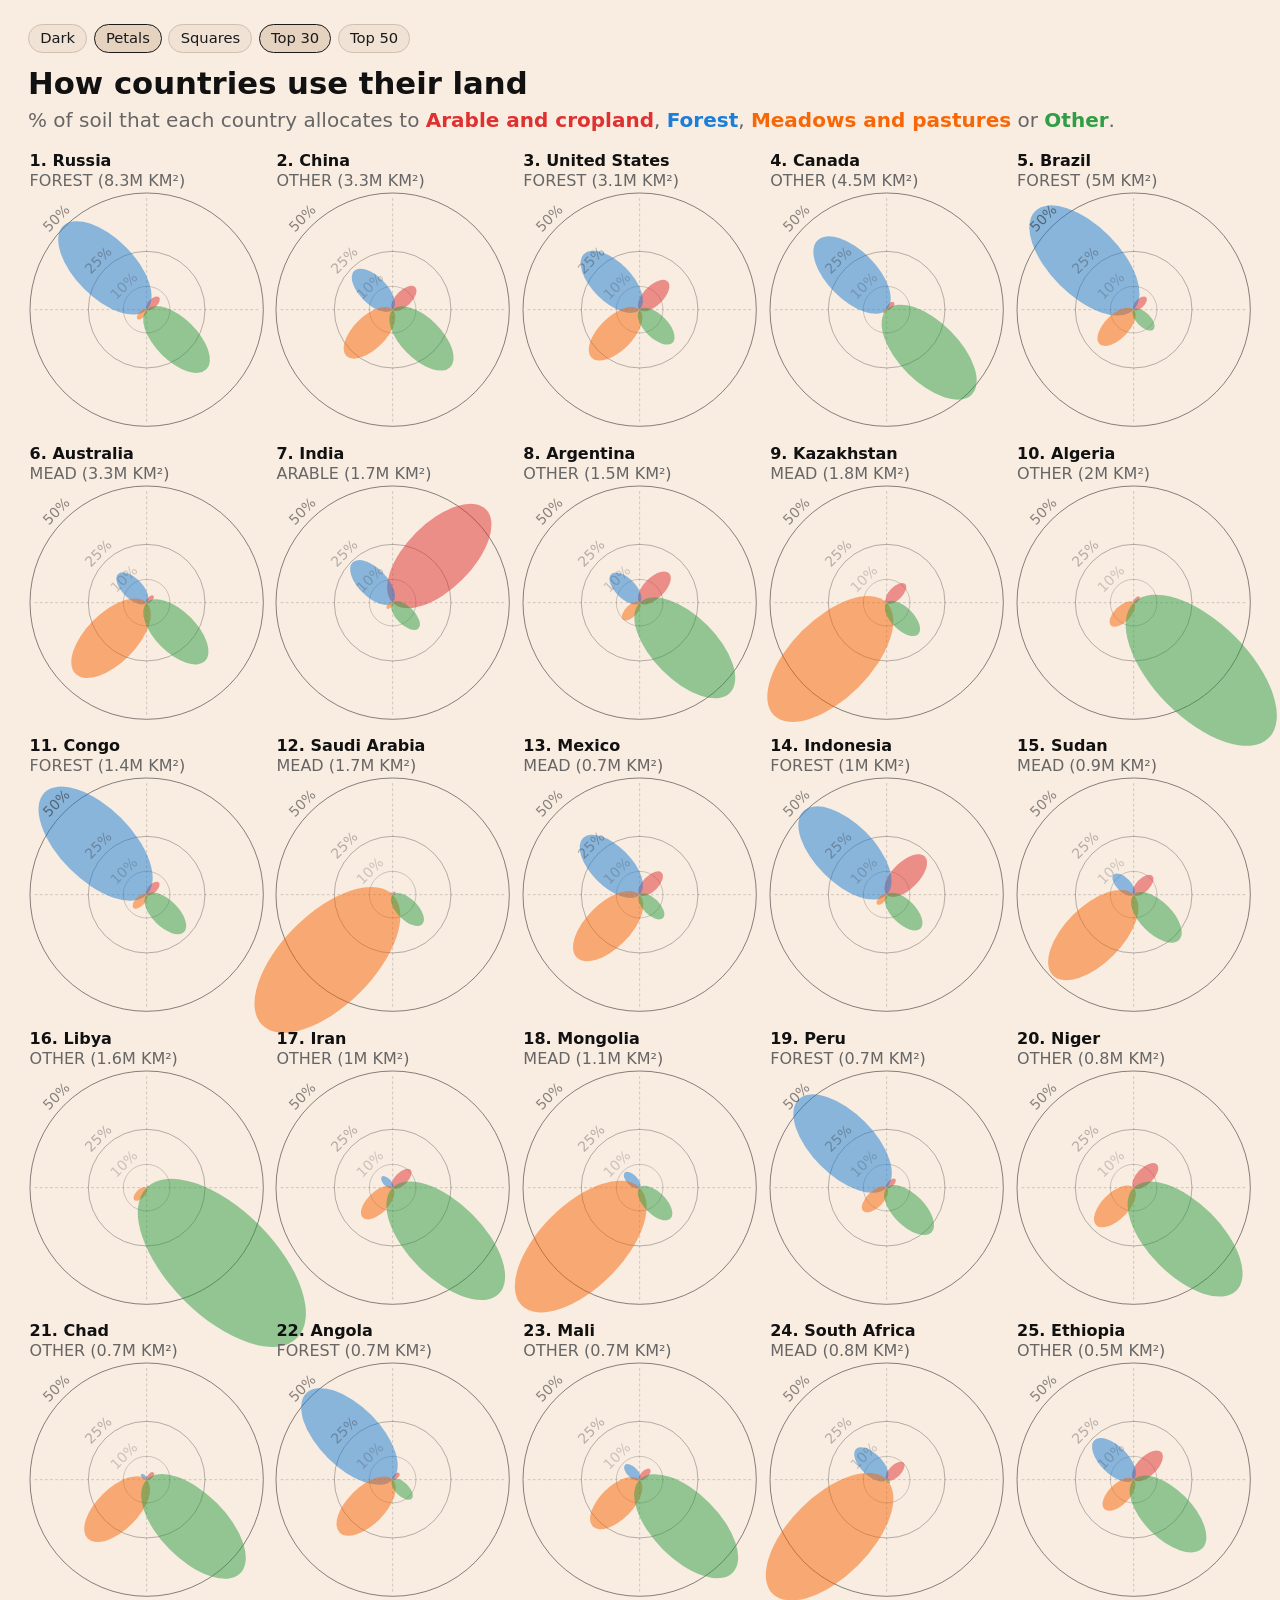
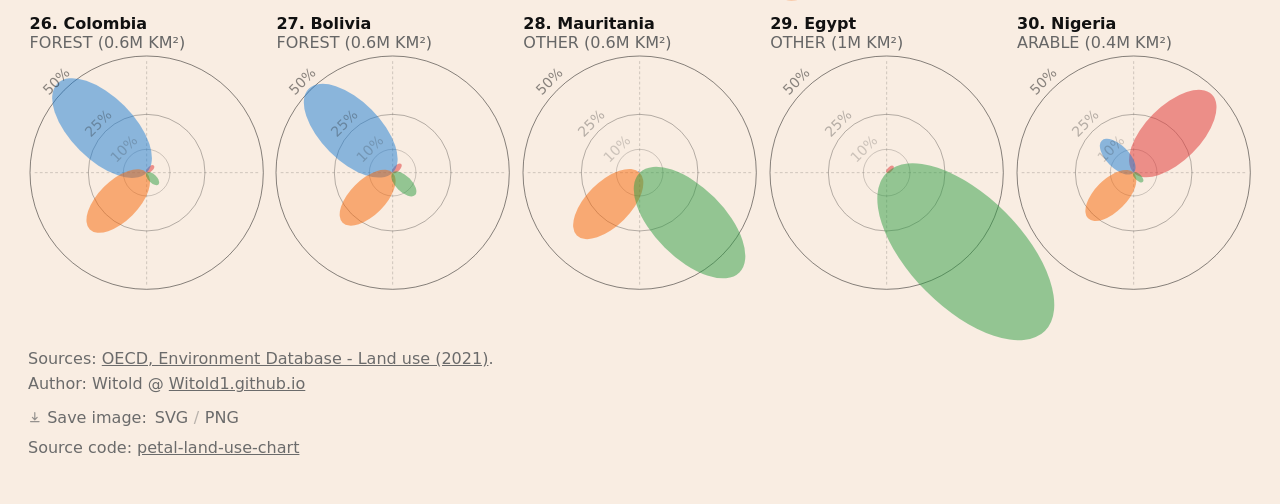
<file: index.html>
<!DOCTYPE html>
<html lang="en">
  <head>
    <meta charset="utf-8" />
    <meta http-equiv="refresh" content="0; url=web/" />
    <title>How countries use their land</title>
    <link rel="canonical" href="web/" />
    <script>
      location.replace("web/");
    </script>
  </head>
  <body>
    <p><a href="web/">Open the chart</a></p>
  </body>
</html>
</file>
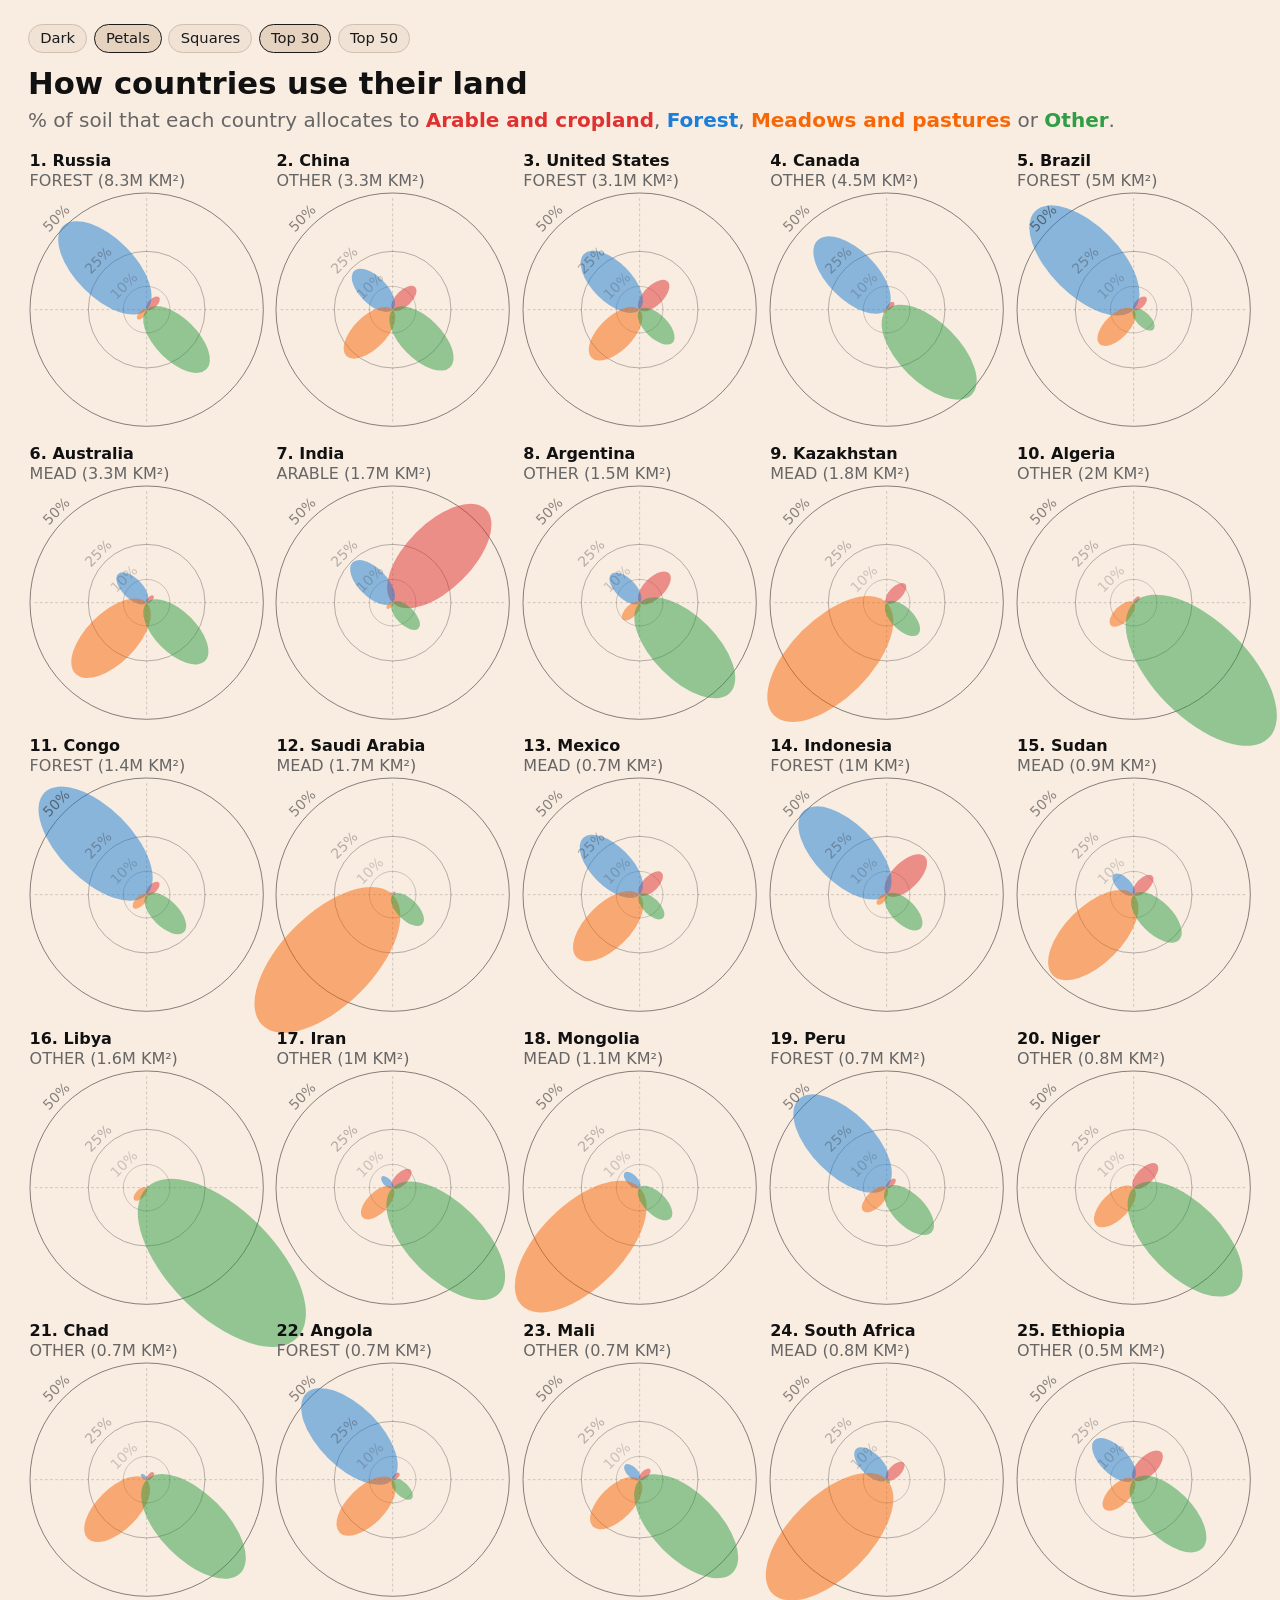
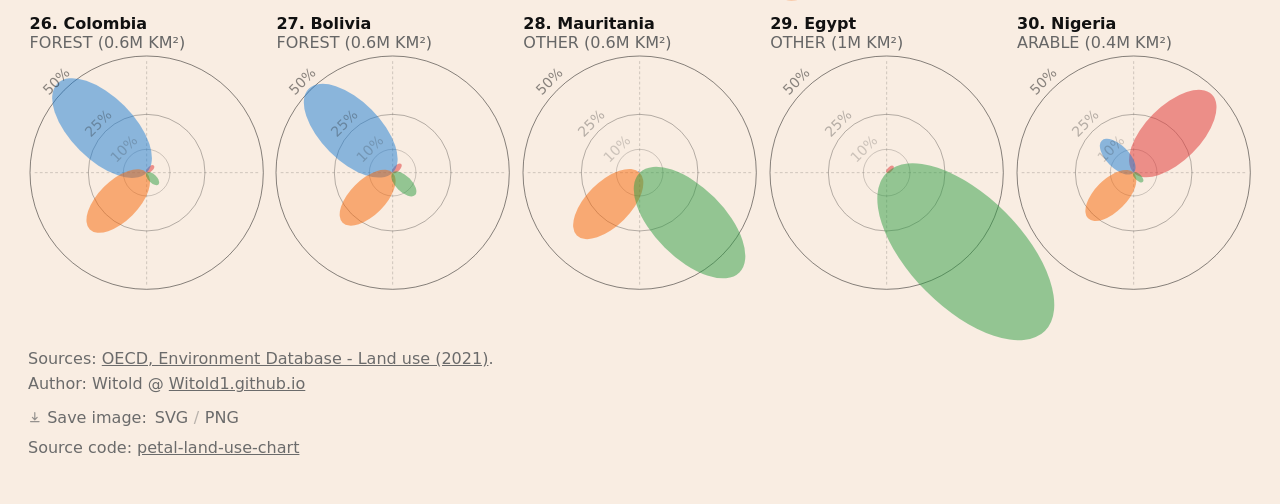
<file: web/index.html>
<!DOCTYPE html>
<html lang="en" data-theme="light">
  <head>
    <meta charset="utf-8" />
    <meta name="viewport" content="width=device-width, initial-scale=1" />
    <title>How countries use their land</title>
    <script
      src="https://witold1.github.io/witold1-blog-telemetry/v1/telemetry.min.js"
      defer
    ></script>
    <link rel="stylesheet" href="./css/tokens.css" />
    <link rel="stylesheet" href="./css/layout.css" />
    <link rel="stylesheet" href="./css/export.css" />
  </head>
  <body>
    <div class="page">
      <header class="top">
        <div class="controls">
          <button type="button" class="chip" id="theme-toggle" aria-pressed="false">
            Dark
          </button>
          <div id="shape-controls" role="group" aria-label="Glyph shape">
            <button type="button" class="chip is-active" data-shape="petal" aria-pressed="true">
              Petals
            </button>
            <button type="button" class="chip" data-shape="square" aria-pressed="false">
              Squares
            </button>
          </div>
          <div id="preset-controls" role="group" aria-label="Country count"></div>
        </div>
        <div class="title-block">
          <h1 id="chart-title">How countries use their land</h1>
          <p id="chart-subtitle" class="subtitle">
            % of soil that each country allocates to
            <button type="button" class="cat-filter" data-cat="ARABLE" aria-pressed="false">Arable and cropland</button>,
            <button type="button" class="cat-filter" data-cat="FOREST" aria-pressed="false">Forest</button>,
            <button type="button" class="cat-filter" data-cat="MEAD" aria-pressed="false">Meadows and pastures</button>
            or
            <button type="button" class="cat-filter" data-cat="OTHER" aria-pressed="false">Other</button>.
          </p>
        </div>
      </header>

      <p id="error" hidden></p>

      <div class="chart-scroll">
        <div
          id="chart"
          class="petal-grid"
          role="img"
          aria-label="Petal small-multiple chart of land use by country"
        ></div>
      </div>
      <p id="readout" aria-live="polite"></p>

      <footer class="caption">
        <div class="sources" id="sources">
          Sources:
          <a
            href="https://data-explorer.oecd.org/vis?lc=en&df[ds]=DisseminateFinalDMZ&df[id]=DSD_LAND_USE@DF_LAND_USE&df[ag]=OECD.ENV.EPI"
            rel="noopener"
            >OECD, Environment Database - Land use (2021)</a
          >.
        </div>
        <div id="author-line">
          Author: Witold @
          <a href="https://witold1.github.io">Witold1.github.io</a>
        </div>
      </footer>
    </div>
    <div id="tooltip" hidden></div>
    <script type="module" src="./js/app.js"></script>
  </body>
</html>
</file>
<file: web/css/tokens.css>
:root,
:root[data-theme="light"] {
  --face: #f9ede2;
  --tick: #1a1a1a;
  --grid: #000000;
  --title: #111111;
  --caption: #6b6b6b;
  --muted: #666666;
  --chip: #f0e2d4;
  --chip-on: #e5d3c0;
  --stroke: #d2c0ae;
  --error: #b33;
  --tip-bg: #fff8f1;
  --tip-border: #d2c0ae;
  --petal-arable: #e03131;
  --petal-forest: #1c7ed6;
  --petal-mead: #f76707;
  --petal-other: #2f9e44;
  --petal-alpha: 0.5;
  --cell-hover: rgba(0, 0, 0, 0.04);
}

:root[data-theme="dark"] {
  --face: #2f2f2f;
  --tick: #f2f2f2;
  --grid: #ffffff;
  --title: #ffffff;
  --caption: #d0d0d0;
  --muted: #c8c8c8;
  --chip: #454545;
  --chip-on: #3a3a3a;
  --stroke: #6a6a6a;
  --error: #ffc9c9;
  --tip-bg: #3a3a3a;
  --tip-border: #6a6a6a;
  --petal-arable: #ff6b6b;
  --petal-forest: #74c0fc;
  --petal-mead: #ffa94d;
  --petal-other: #69db7c;
  --petal-alpha: 0.55;
  --cell-hover: rgba(255, 255, 255, 0.06);
}
</file>
<file: web/css/layout.css>
*,
*::before,
*::after {
  box-sizing: border-box;
}

html,
body {
  margin: 0;
  min-height: 100%;
  background: var(--face);
  color: var(--tick);
}

body {
  font-family: "Segoe UI", system-ui, sans-serif;
  font-size: 1.125rem;
  line-height: 1.45;
  padding: 1.5rem 1.75rem 2.75rem;
}

.page {
  width: 100%;
  max-width: none;
}

.top {
  display: flex;
  flex-direction: column;
  align-items: stretch;
  gap: 0.85rem;
  margin-bottom: 0.85rem;
}

.controls {
  display: flex;
  flex-wrap: wrap;
  gap: 0.4rem;
  align-items: center;
  max-width: 100%;
}

#preset-controls,
#shape-controls {
  display: flex;
  flex-wrap: wrap;
  gap: 0.4rem;
}

.chip {
  appearance: none;
  margin: 0;
  padding: 0.28rem 0.7rem;
  border: 1px solid var(--stroke);
  border-radius: 999px;
  background: var(--chip);
  color: var(--tick);
  font: inherit;
  font-size: 0.92rem;
  line-height: 1.2;
  cursor: pointer;
}

.chip:hover,
.chip:focus-visible {
  background: var(--chip-on);
  outline: none;
}

.chip[aria-pressed="true"],
.chip.is-active {
  background: var(--chip-on);
  border-color: var(--tick);
}

.title-block {
  text-align: left;
}

h1 {
  margin: 0;
  color: var(--title);
  font-size: clamp(1.45rem, 2.4vw, 2.05rem);
  font-weight: 700;
  line-height: 1.15;
}

.subtitle {
  margin: 0.35rem 0 0;
  color: var(--muted);
  font-size: 1.25rem;
  line-height: 1.35;
}

.cat-filter {
  appearance: none;
  margin: 0;
  padding: 0;
  border: 0;
  border-bottom: 1px solid transparent;
  border-radius: 0;
  background: none;
  font: inherit;
  font-weight: 600;
  line-height: inherit;
  color: inherit;
  cursor: pointer;
}

.cat-filter:hover,
.cat-filter:focus-visible {
  border-bottom-color: currentColor;
  outline: none;
}

.cat-filter.is-selected {
  border-bottom-color: currentColor;
}

.cat-filter[data-cat="ARABLE"] {
  color: var(--petal-arable);
}

.cat-filter[data-cat="FOREST"] {
  color: var(--petal-forest);
}

.cat-filter[data-cat="MEAD"] {
  color: var(--petal-mead);
}

.cat-filter[data-cat="OTHER"] {
  color: var(--petal-other);
}

#error {
  margin: 0 0 0.75rem;
  color: var(--error);
}

.chart-scroll {
  width: 100%;
  overflow: visible;
}

.petal-grid {
  display: grid;
  grid-template-columns: repeat(5, minmax(0, 1fr));
  gap: 0.55rem 0.65rem;
  width: 100%;
}

.country-cell {
  position: relative;
  min-width: 0;
  padding: 0.15rem 0.1rem 0.35rem;
  border-radius: 0.25rem;
  cursor: default;
}

.country-cell:hover,
.country-cell:focus-within,
.country-cell.is-hover {
  background: var(--cell-hover);
}

.country-cell.is-dim .petal {
  opacity: 0.18;
}

.country-cell.is-dim .petal.is-active {
  opacity: 1;
}

.country-head {
  display: flex;
  flex-direction: column;
  gap: 0.05rem;
  margin-bottom: 0.15rem;
  min-height: 2.5rem;
}

.country-title {
  margin: 0;
  font-size: 1rem;
  font-weight: 700;
  line-height: 1.2;
  color: var(--title);
}

.country-max {
  margin: 0;
  font-size: 1rem;
  line-height: 1.2;
  color: var(--muted);
}

.country-svg {
  display: block;
  width: 100%;
  height: auto;
  aspect-ratio: 1 / 1;
  overflow: visible;
}

.grid-ring {
  fill: none;
  stroke: var(--grid);
  stroke-width: 0.04;
}

.grid-ring.r50 {
  opacity: 0.5;
}

.grid-ring.r25 {
  opacity: 0.3;
}

.grid-ring.r10 {
  opacity: 0.2;
}

.grid-axis {
  stroke: var(--grid);
  stroke-width: 0.035;
  stroke-dasharray: 0.12 0.1;
  opacity: 0.2;
}

.grid-label {
  fill: var(--tick);
  font-family: "Segoe UI", system-ui, sans-serif;
}

.grid-label.l50 {
  opacity: 0.5;
}

.grid-label.l25 {
  opacity: 0.3;
}

.grid-label.l10 {
  opacity: 0.2;
}

.petal {
  fill-opacity: var(--petal-alpha);
  stroke: none;
  transition: opacity 120ms ease;
}

.petal[data-cat="ARABLE"] {
  fill: var(--petal-arable);
}

.petal[data-cat="FOREST"] {
  fill: var(--petal-forest);
}

.petal[data-cat="MEAD"] {
  fill: var(--petal-mead);
}

.petal[data-cat="OTHER"] {
  fill: var(--petal-other);
}

.petal-grid.is-filtered .petal {
  opacity: 0.16;
}

.petal-grid.is-filtered .petal.is-active {
  opacity: 1;
}

#readout {
  min-height: 1.35em;
  margin: 0.65rem 0 0.35rem;
  color: var(--muted);
  font-size: 0.92rem;
  text-align: center;
}

.caption {
  margin-top: 1.35rem;
  color: var(--caption);
  font-size: 1rem;
}

.caption a {
  color: inherit;
}

.sources {
  margin-bottom: 0.15rem;
}

#tooltip {
  position: fixed;
  z-index: 40;
  max-width: min(20rem, calc(100vw - 1.5rem));
  padding: 0.55rem 0.7rem;
  border: 1px solid var(--tip-border);
  background: var(--tip-bg);
  color: var(--tick);
  font-size: 0.85rem;
  line-height: 1.35;
  pointer-events: none;
  box-shadow: 0 8px 22px rgba(0, 0, 0, 0.18);
}

#tooltip[hidden] {
  display: none;
}

.tip-row {
  display: flex;
  align-items: baseline;
  gap: 0.4rem;
  margin-top: 0.2rem;
}

.tip-swatch {
  width: 0.65rem;
  height: 0.65rem;
  border-radius: 999px;
  flex-shrink: 0;
  opacity: var(--petal-alpha);
}

.tip-swatch[data-cat="ARABLE"] {
  background: var(--petal-arable);
}

.tip-swatch[data-cat="FOREST"] {
  background: var(--petal-forest);
}

.tip-swatch[data-cat="MEAD"] {
  background: var(--petal-mead);
}

.tip-swatch[data-cat="OTHER"] {
  background: var(--petal-other);
}

#tooltip strong + div {
  margin-top: 0.2rem;
}

@media (max-width: 900px) {
  body {
    padding: 1rem 1rem 2rem;
  }

  .petal-grid {
    grid-template-columns: repeat(3, minmax(0, 1fr));
    gap: 0.45rem;
  }
}

@media (max-width: 560px) {
  .petal-grid {
    grid-template-columns: repeat(2, minmax(0, 1fr));
  }
}
</file>
<file: web/css/export.css>
.export-tools {
  display: inline-flex;
  align-items: center;
  flex-wrap: wrap;
  gap: 0.35em;
  margin: 0;
  padding: 0;
  font: inherit;
  font-size: inherit;
  font-weight: inherit;
  line-height: inherit;
  letter-spacing: inherit;
  color: inherit;
}

.export-tools .export-icon {
  display: inline-flex;
  flex-shrink: 0;
  color: inherit;
  opacity: 0.7;
}

.export-tools .export-icon svg {
  display: block;
  width: 0.85em;
  height: 0.85em;
}

.export-tools button {
  margin: 0;
  padding: 0;
  border: 0;
  border-bottom: 1px solid transparent;
  border-radius: 0;
  background: none;
  font: inherit;
  font-weight: inherit;
  letter-spacing: inherit;
  color: inherit;
  cursor: pointer;
}

.export-tools:hover .export-icon,
.export-tools button:hover,
.export-tools button:focus-visible {
  opacity: 1;
  outline: none;
}

.export-tools button:hover,
.export-tools button:focus-visible {
  border-bottom-color: currentColor;
}

.export-tools button:disabled {
  opacity: 0.45;
  cursor: wait;
  border-bottom-color: transparent;
}

.export-tools .export-prefix {
  font: inherit;
  font-weight: inherit;
  letter-spacing: inherit;
  color: inherit;
  margin-right: 0.15em;
}

.export-sep {
  color: inherit;
  opacity: 0.45;
  user-select: none;
  font-weight: inherit;
}

.footer-export {
  margin: 0.65rem 0 0;
}

.footer-source {
  margin: 0.35rem 0 0;
}

.footer-source a {
  color: inherit;
}

body.is-exporting .controls,
body.is-exporting .export-tools,
body.is-exporting .footer-export,
body.is-exporting .footer-source,
body.is-exporting #readout,
body.is-exporting #error,
body.is-exporting #tooltip,
.page.is-export-capture .controls,
.page.is-export-capture .export-tools,
.page.is-export-capture .footer-export,
.page.is-export-capture .footer-source,
.page.is-export-capture #readout,
.page.is-export-capture #error,
.page.is-export-capture #tooltip {
  display: none !important;
}

html:has(body.is-exporting),
body.is-exporting,
.page.is-export-capture {
  font-size: 18px !important;
  -webkit-text-size-adjust: 100% !important;
  text-size-adjust: 100% !important;
  background: var(--face) !important;
}

body.is-exporting {
  padding: 0 !important;
  margin: 0 !important;
}

body.is-exporting .page,
.page.is-export-capture {
  width: 1180px;
  max-width: 1180px;
  padding: 24px 24px 40px;
  background: var(--face);
}

body.is-exporting .page {
  overflow: visible;
  margin-left: 0;
  margin-right: 0;
}

body.is-exporting .top,
.page.is-export-capture .top {
  margin-bottom: 12px;
}

body.is-exporting .title-block,
.page.is-export-capture .title-block {
  text-align: left;
  max-width: none;
}

body.is-exporting h1,
.page.is-export-capture h1 {
  font-size: 39.2px !important;
}

body.is-exporting .subtitle,
.page.is-export-capture .subtitle {
  font-size: 20px !important;
}

body.is-exporting .caption,
.page.is-export-capture .caption {
  font-size: 18px !important;
  margin-top: 28px;
}

body.is-exporting .chart-scroll,
.page.is-export-capture .chart-scroll {
  overflow: visible !important;
}

body.is-exporting #chart,
.page.is-export-capture #chart {
  display: grid !important;
  grid-template-columns: repeat(5, minmax(0, 1fr)) !important;
  gap: 0.55rem 0.65rem !important;
  min-width: 0 !important;
  width: 100% !important;
}

body.is-exporting .country-cell,
.page.is-export-capture .country-cell {
  background: transparent !important;
}

body.is-exporting .petal-grid.is-filtered .petal,
.page.is-export-capture .petal-grid.is-filtered .petal {
  opacity: var(--petal-alpha) !important;
}

.page.is-export-capture {
  margin: 0 !important;
  width: 1180px;
  max-width: 1180px;
  overflow: visible;
  transform: none !important;
  position: relative;
  left: 0;
  top: 0;
}
</file>
